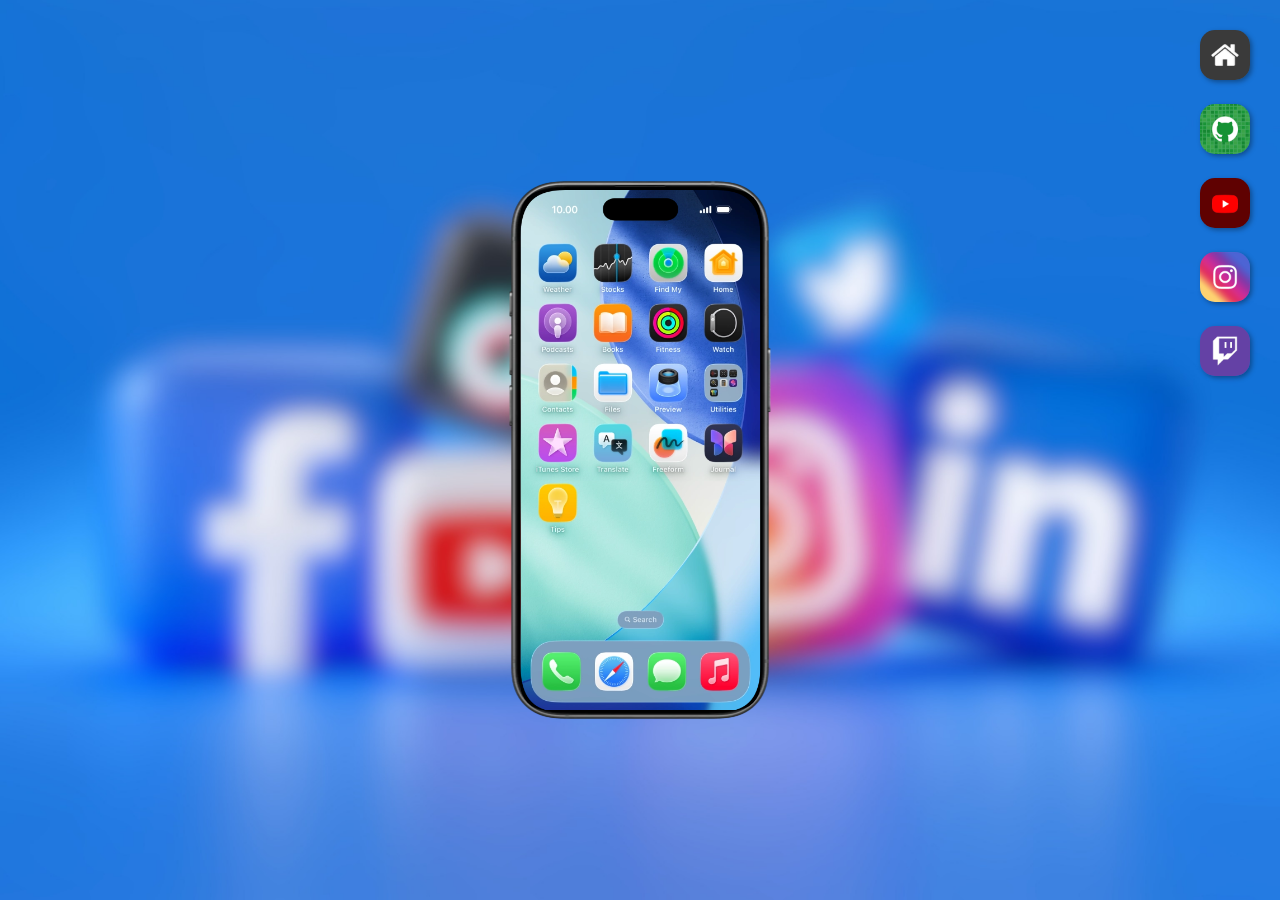
<file: index.html>
<!DOCTYPE html>
<html lang="pt-br">
<head>
    <meta charset="UTF-8">
    <meta name="viewport" content="width=device-width, initial-scale=1.0">
    <title>Projeto Redes Sociais</title>
    <link rel="shortcut icon" href="favicon.png" type="image/x-icon">
    <link rel="stylesheet" href="estilos/style.css">
</head>
<body>
    
    <main>
        <section id="celular">

            <iframe src="home.html" name="tela" id="tela"> Seu navegador não é compatível com isso.</iframe>

            <img id="mockup" src="imagens/celularpq.png" alt="Celular">

        </section>

        <section id="redes-sociais">

            <a href="home.html" target="tela"><img src="imagens/logo-home.jpg" alt="Home"></a><br>

            <a href="github.html" target="tela"><img src="imagens/logo-github.jpg" alt="GitHub"></a><br>

            <a href="youtube.html" target="tela"><img src="imagens/logo-youtube.jpg" alt="YouTube"></a><br>

            <a href="instagram.html" target="tela"><img src="imagens/logo-instagram.jpg" alt="Instagram"></a><br>
            <a href="twitch.html" target="tela"><img src="imagens/twitch-logo.png" alt="Twitch"></a><br>
                        

        </section>


    </main>
    
</body>
</html>
</file>
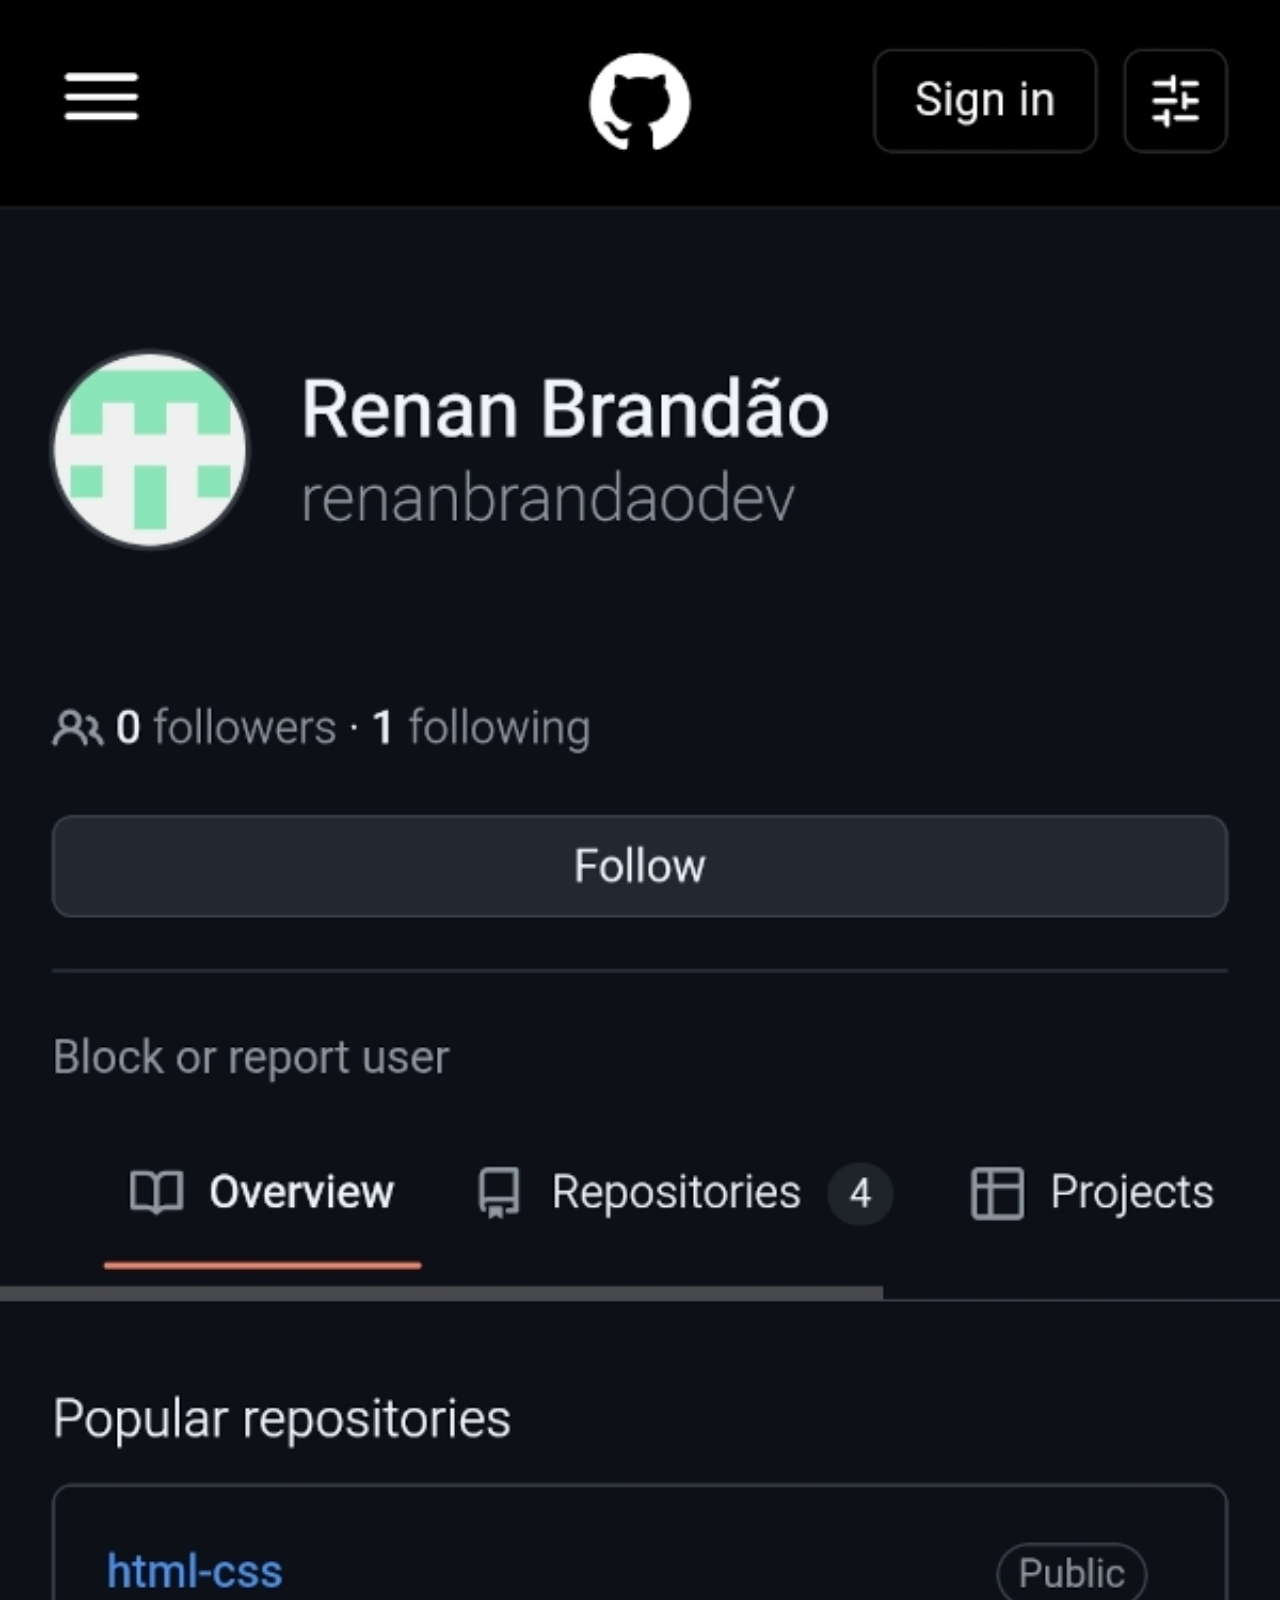
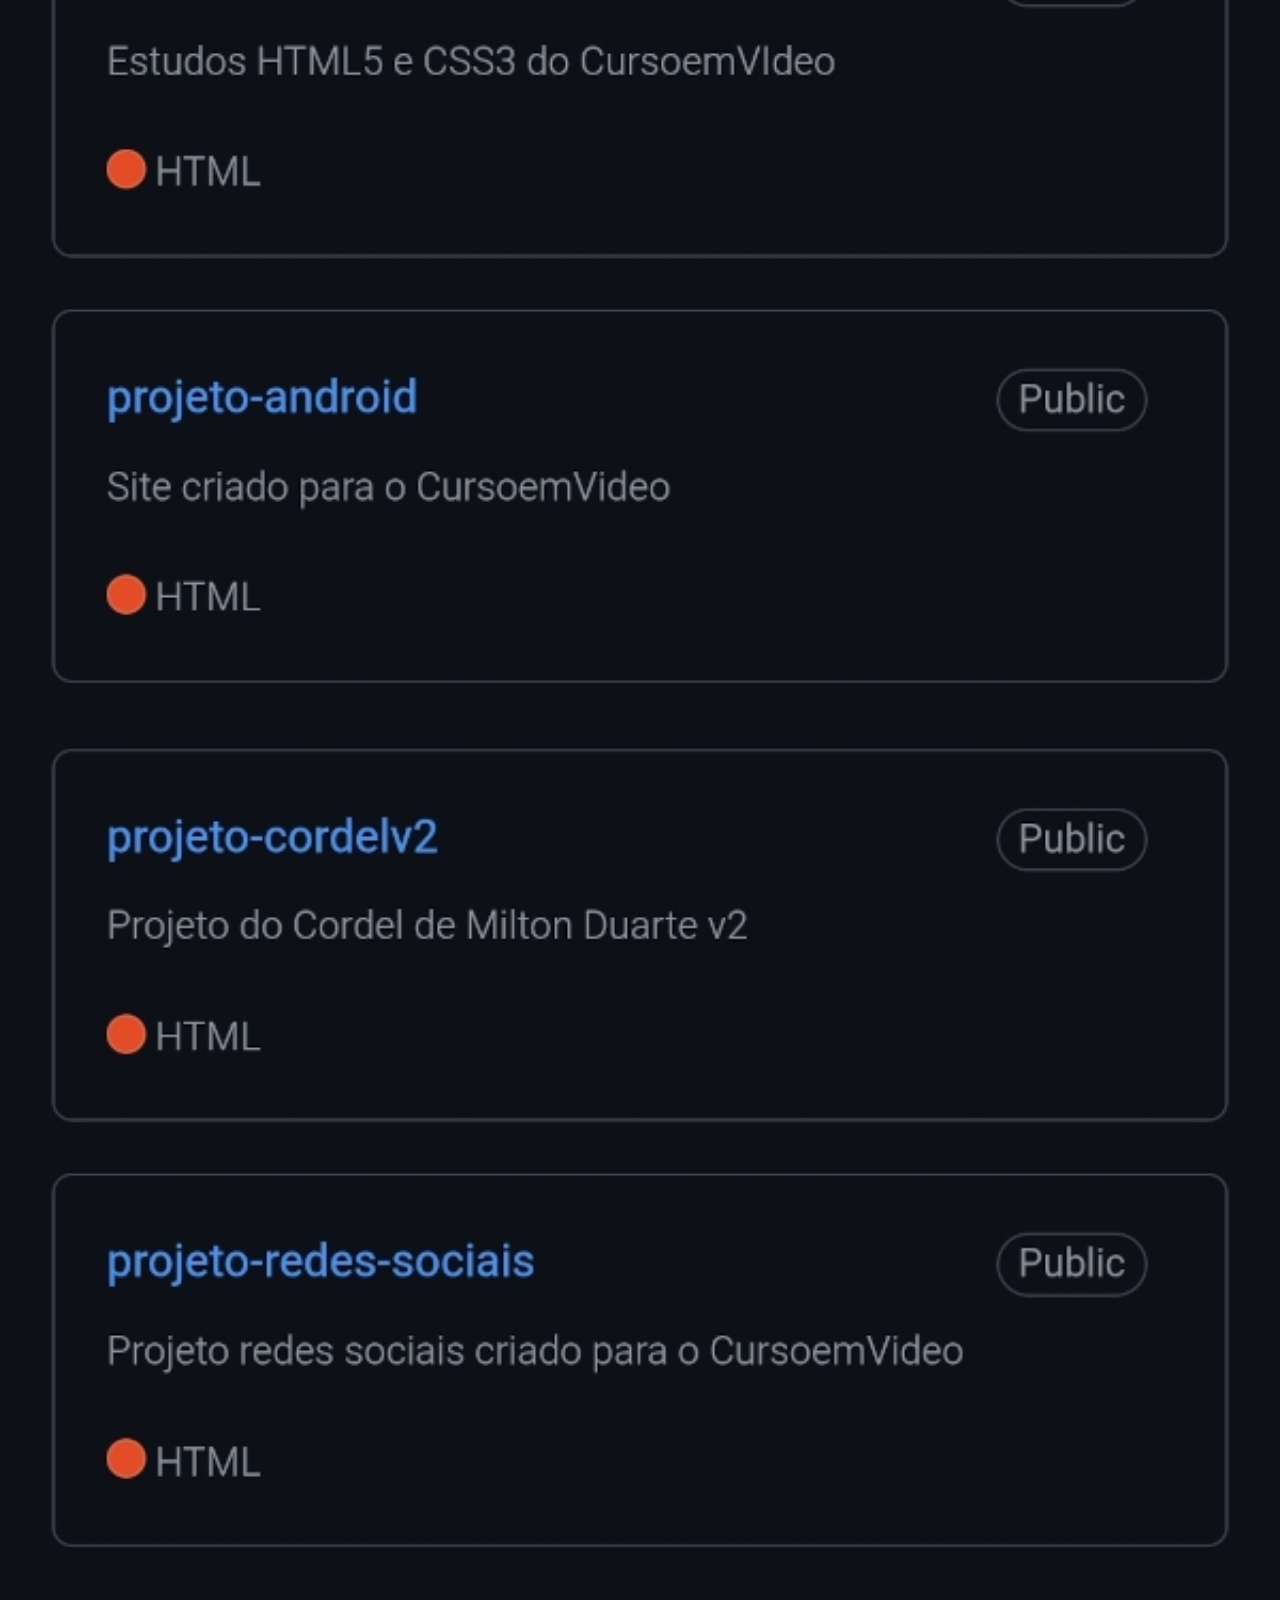
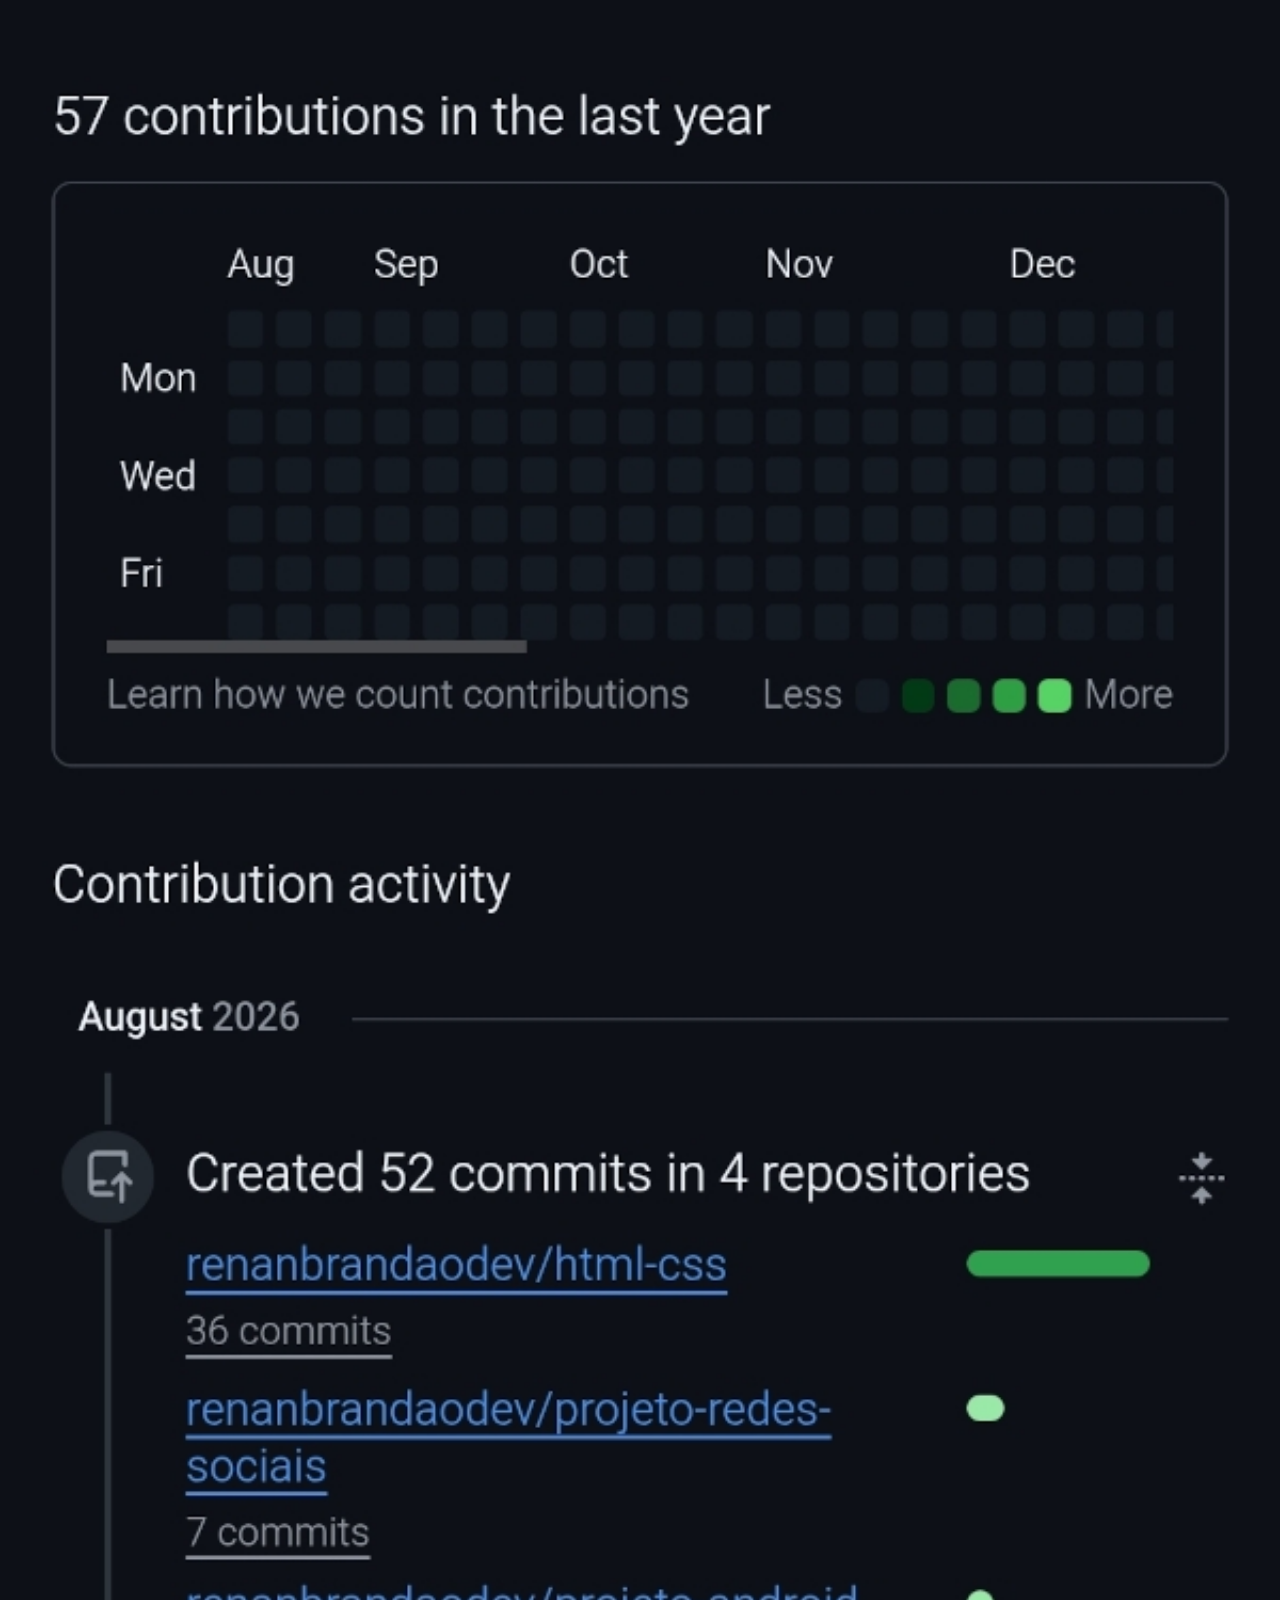
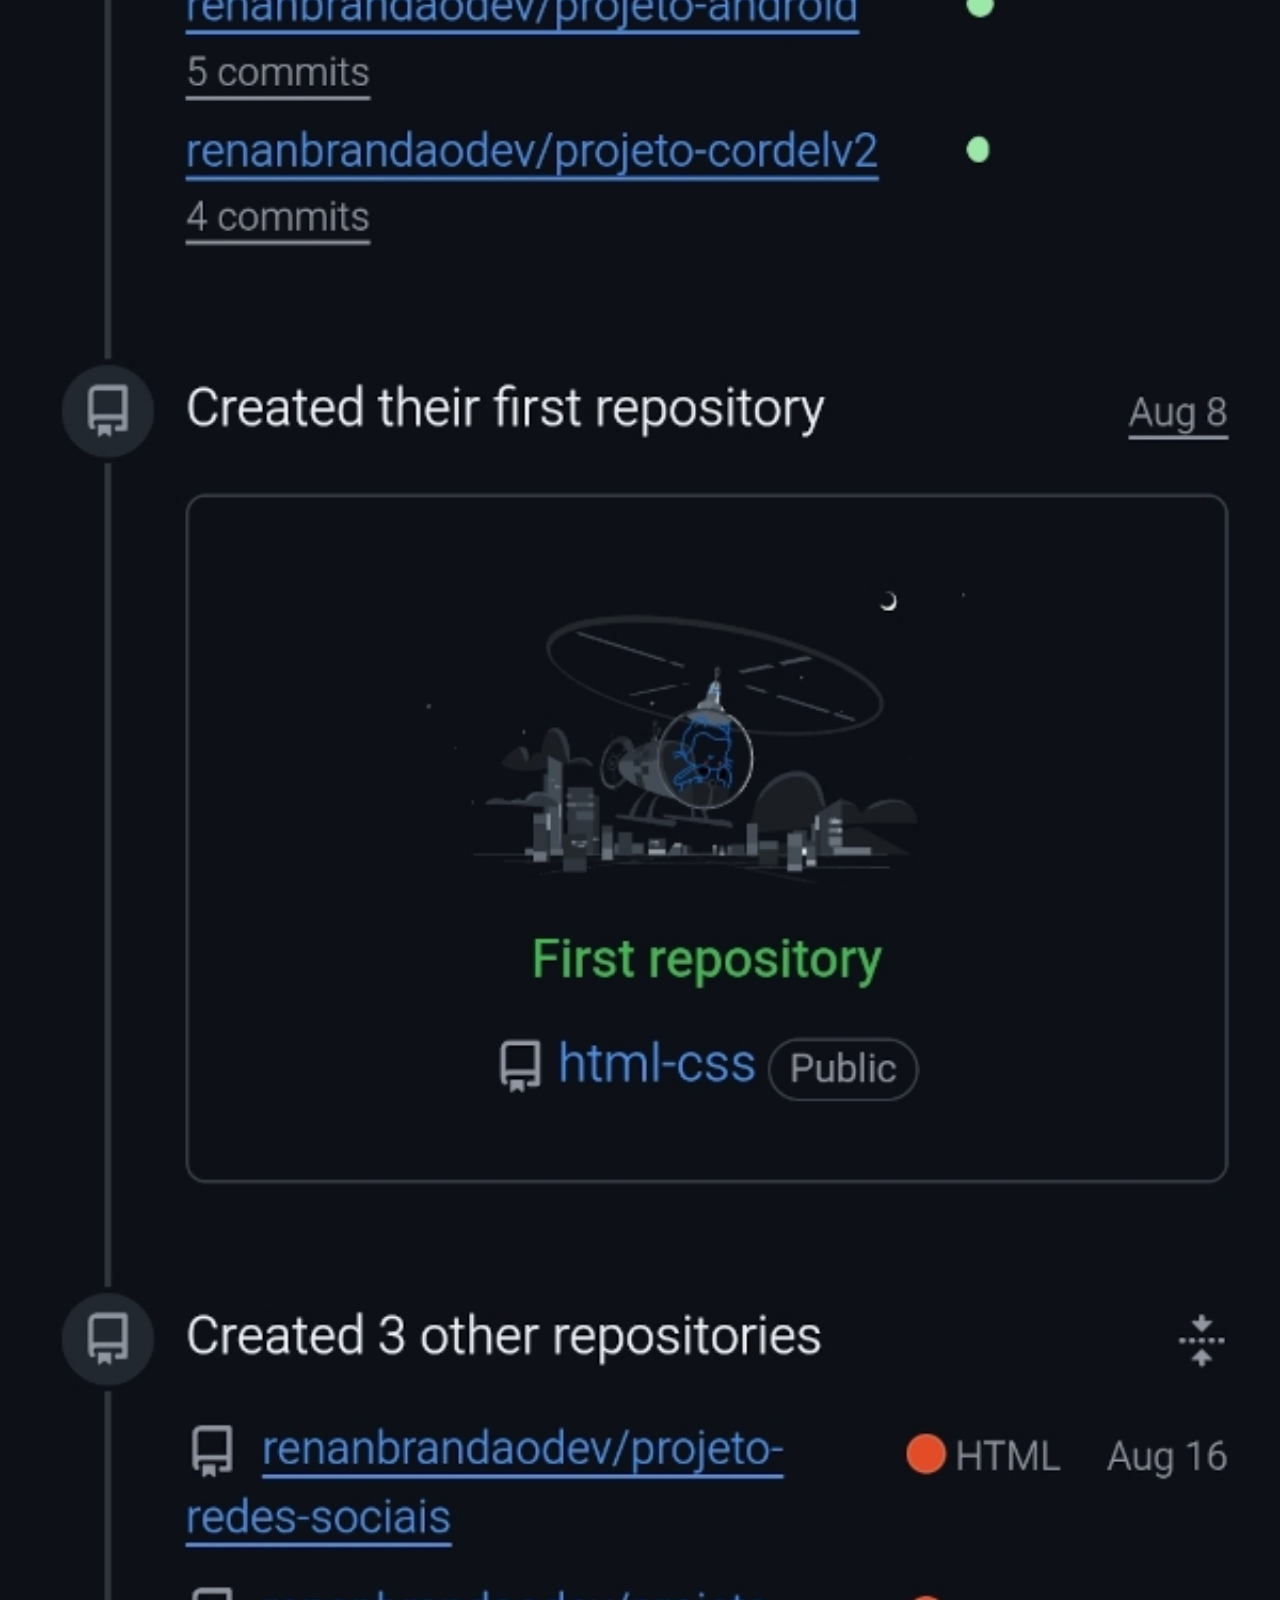
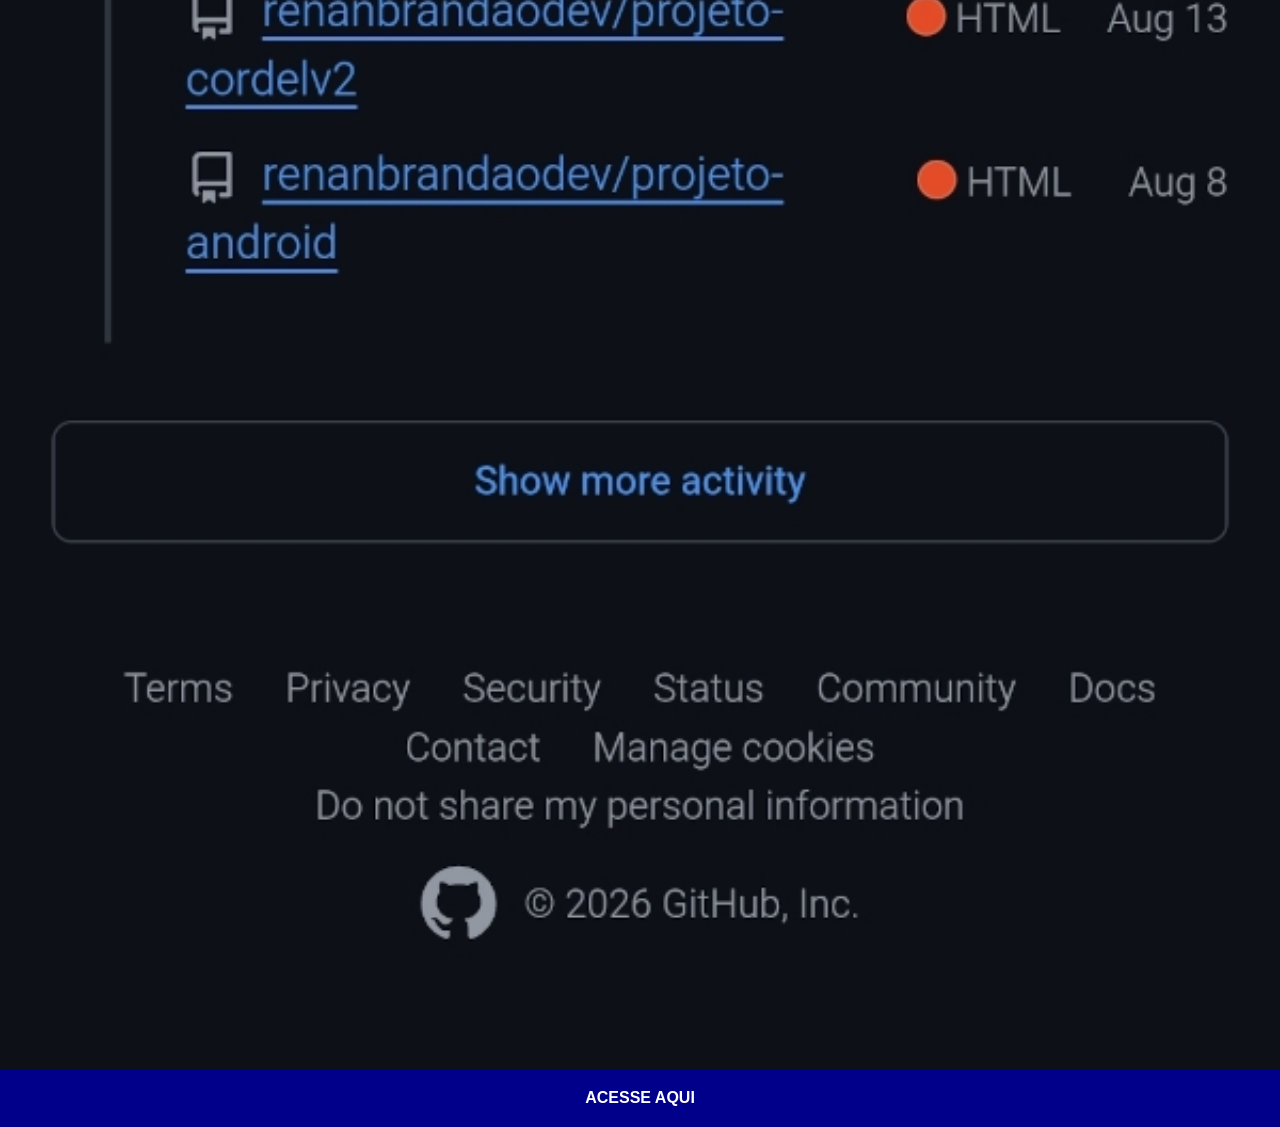
<file: github.html>
<!DOCTYPE html>
<html lang="pt-br">
<head>
    <meta charset="UTF-8">
    <meta name="viewport" content="width=device-width, initial-scale=1.0">
    <title>GitHub</title>
    <link rel="stylesheet" href="estilos/social.css">
    
</head>
<body>
    <img src="imagens/tela-github.jpg" alt="GitHub">

    <a href="https://github.com/renanbrandaodev" target="_blank">ACESSE AQUI</a>

    
</body>
</html>
</file>
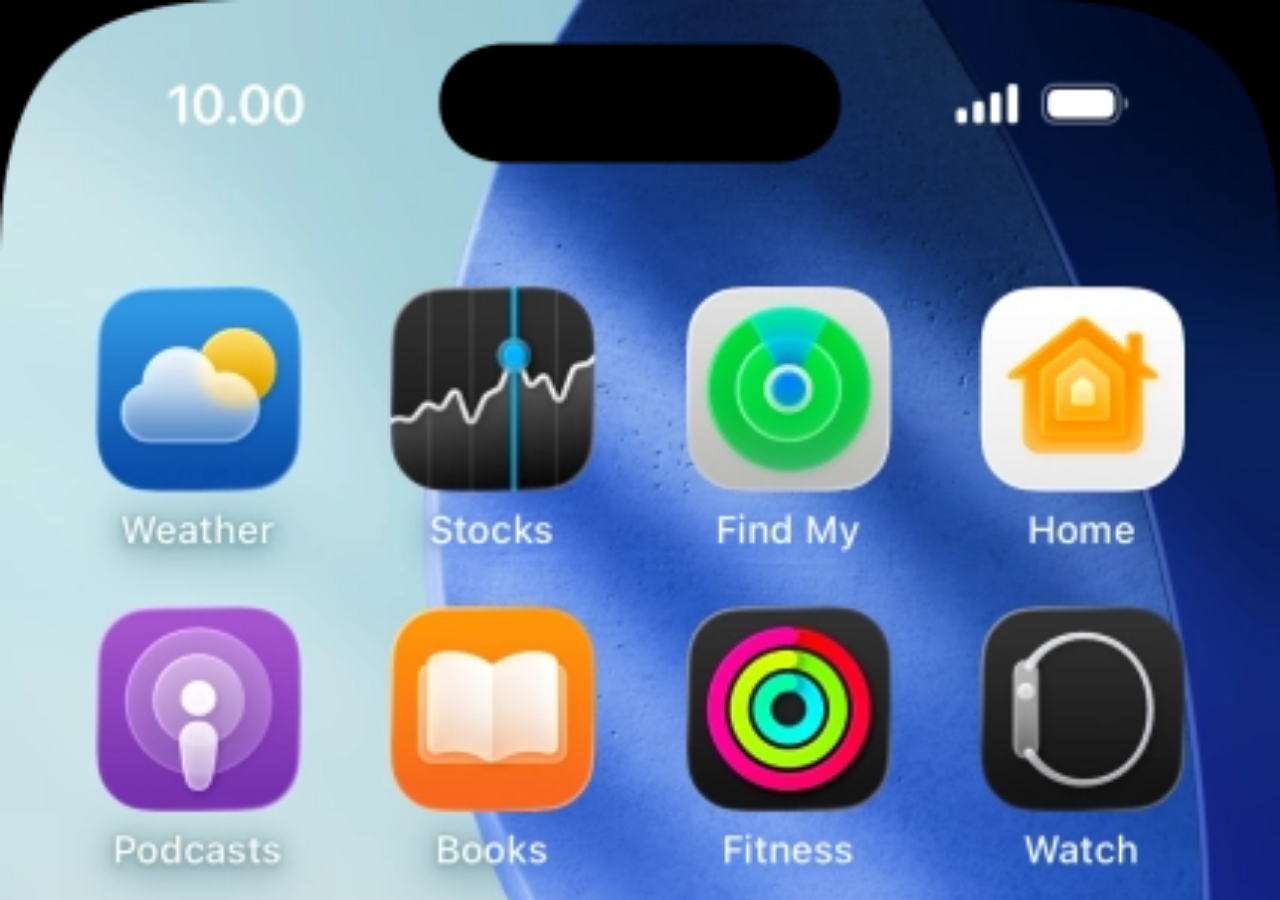
<file: home.html>
<!DOCTYPE html>
<html lang="pt-br">
<head>
    <meta charset="UTF-8">
    <meta name="viewport" content="width=device-width, initial-scale=1.0">
    <title>Home</title>
    <style>
        * {
            margin: 0px;
            padding: 0px;
        }

        body {
            height: 100vh;
            width: 100vw;
            background: black url(imagens/mockup.png) no-repeat top center;
            background-size: cover;
        
        }
    </style>
</head>
<body>
    
</body>
</html>
</file>
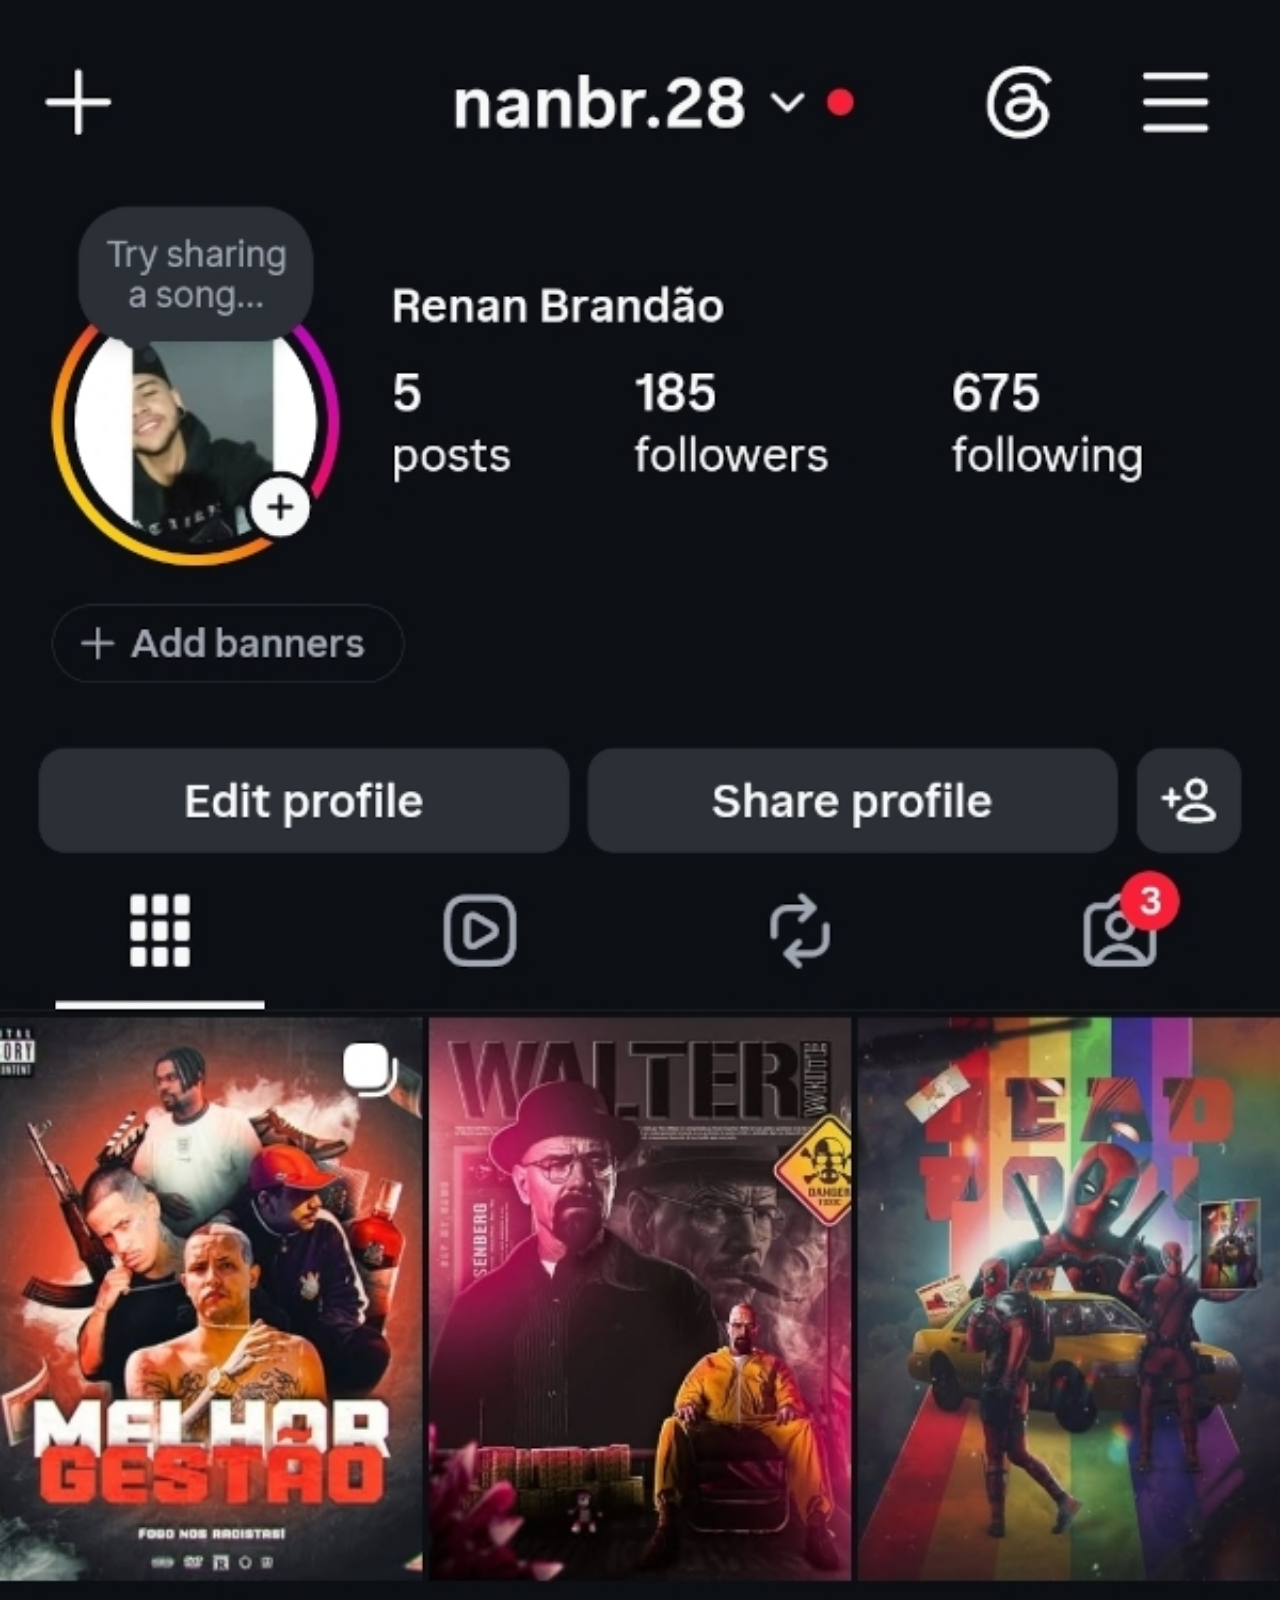
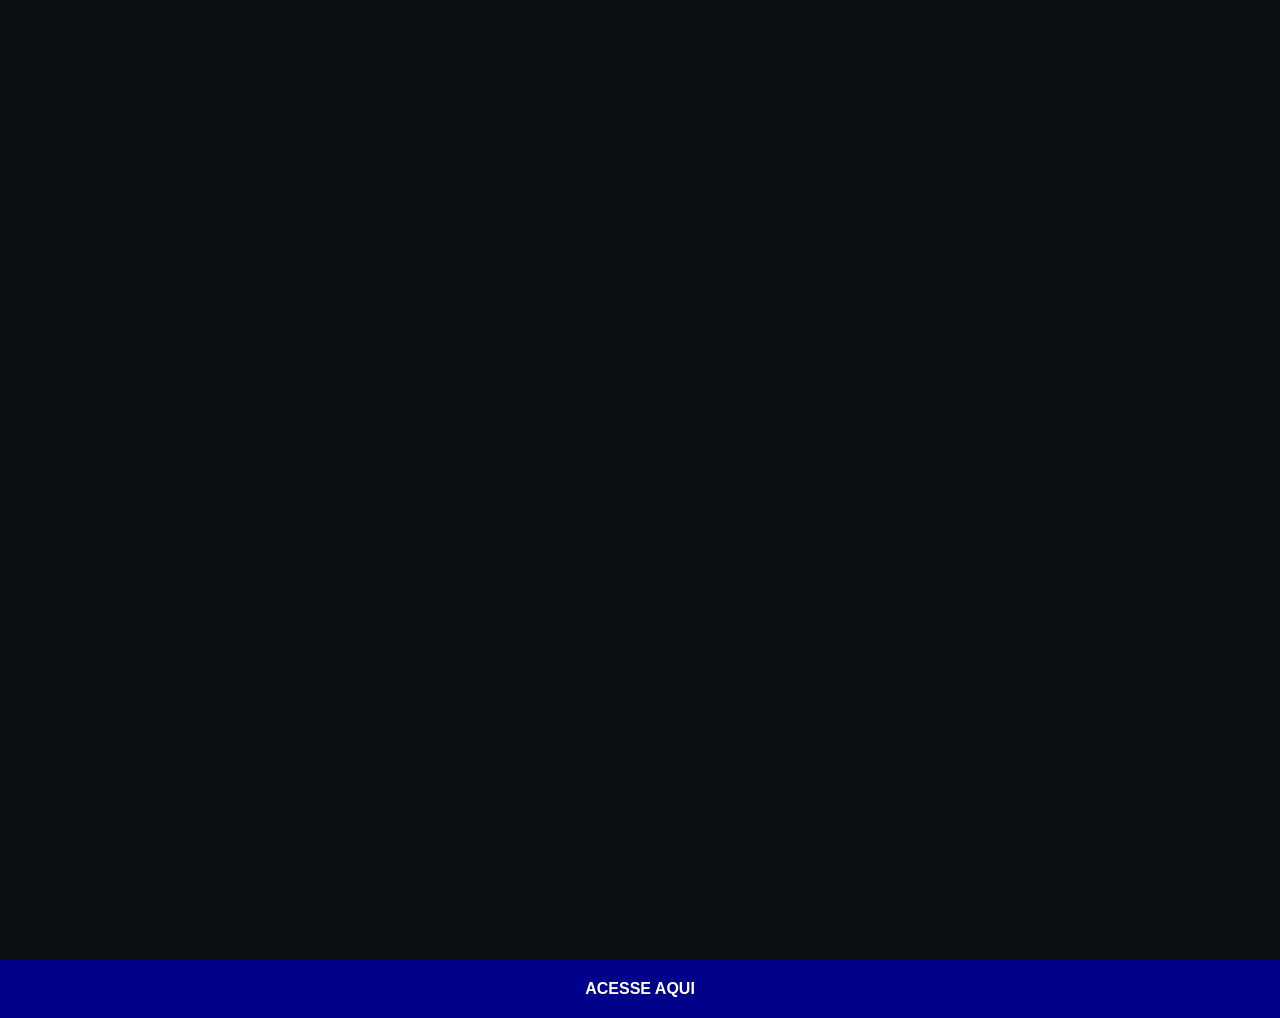
<file: instagram.html>
<!DOCTYPE html>
<html lang="pt-br">
<head>
    <meta charset="UTF-8">
    <meta name="viewport" content="width=device-width, initial-scale=1.0">
    <title>Instagram</title>
    <link rel="stylesheet" href="estilos/social.css">
</head>
<body>
    <img src="imagens/tela-instagram.jpg" alt="Instagram">
    <a href="https://www.instagram.com/nanbr.28" target="_blank">ACESSE AQUI</a>
    
</body>
</html>
</file>
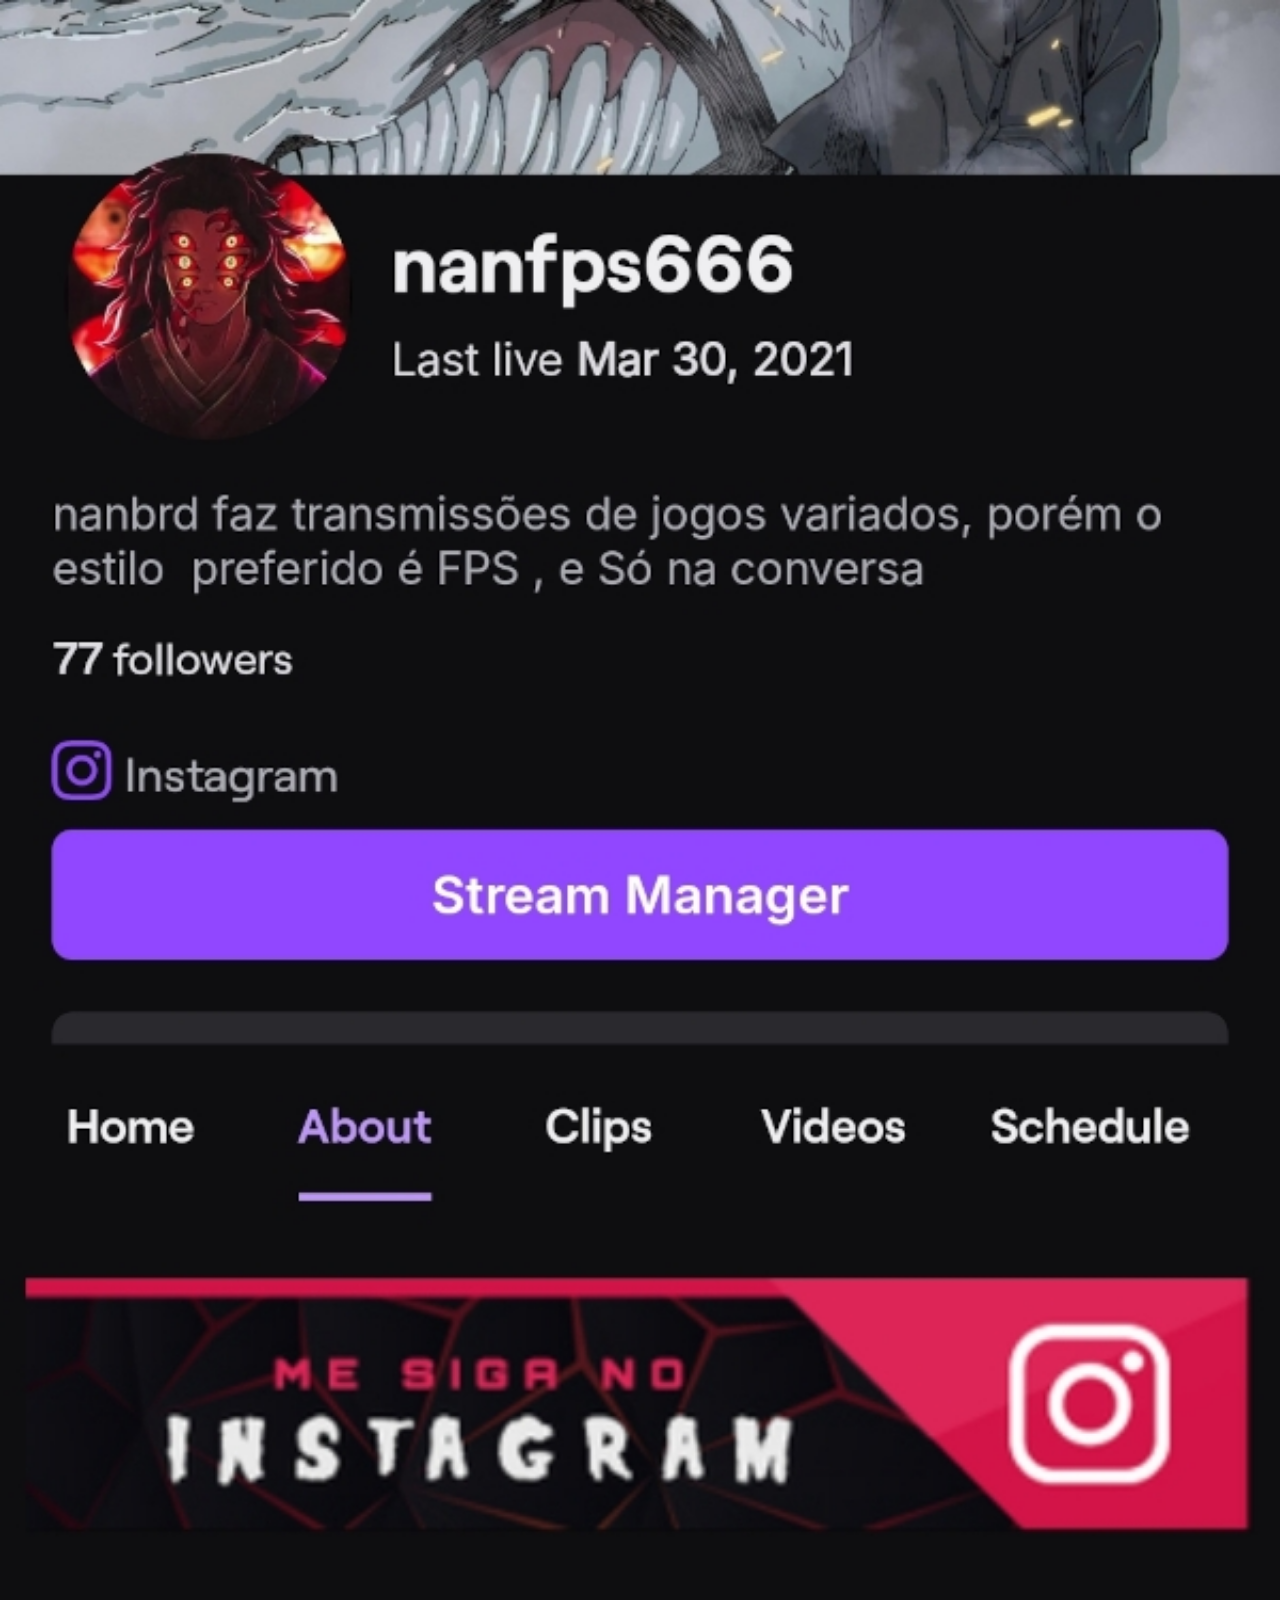
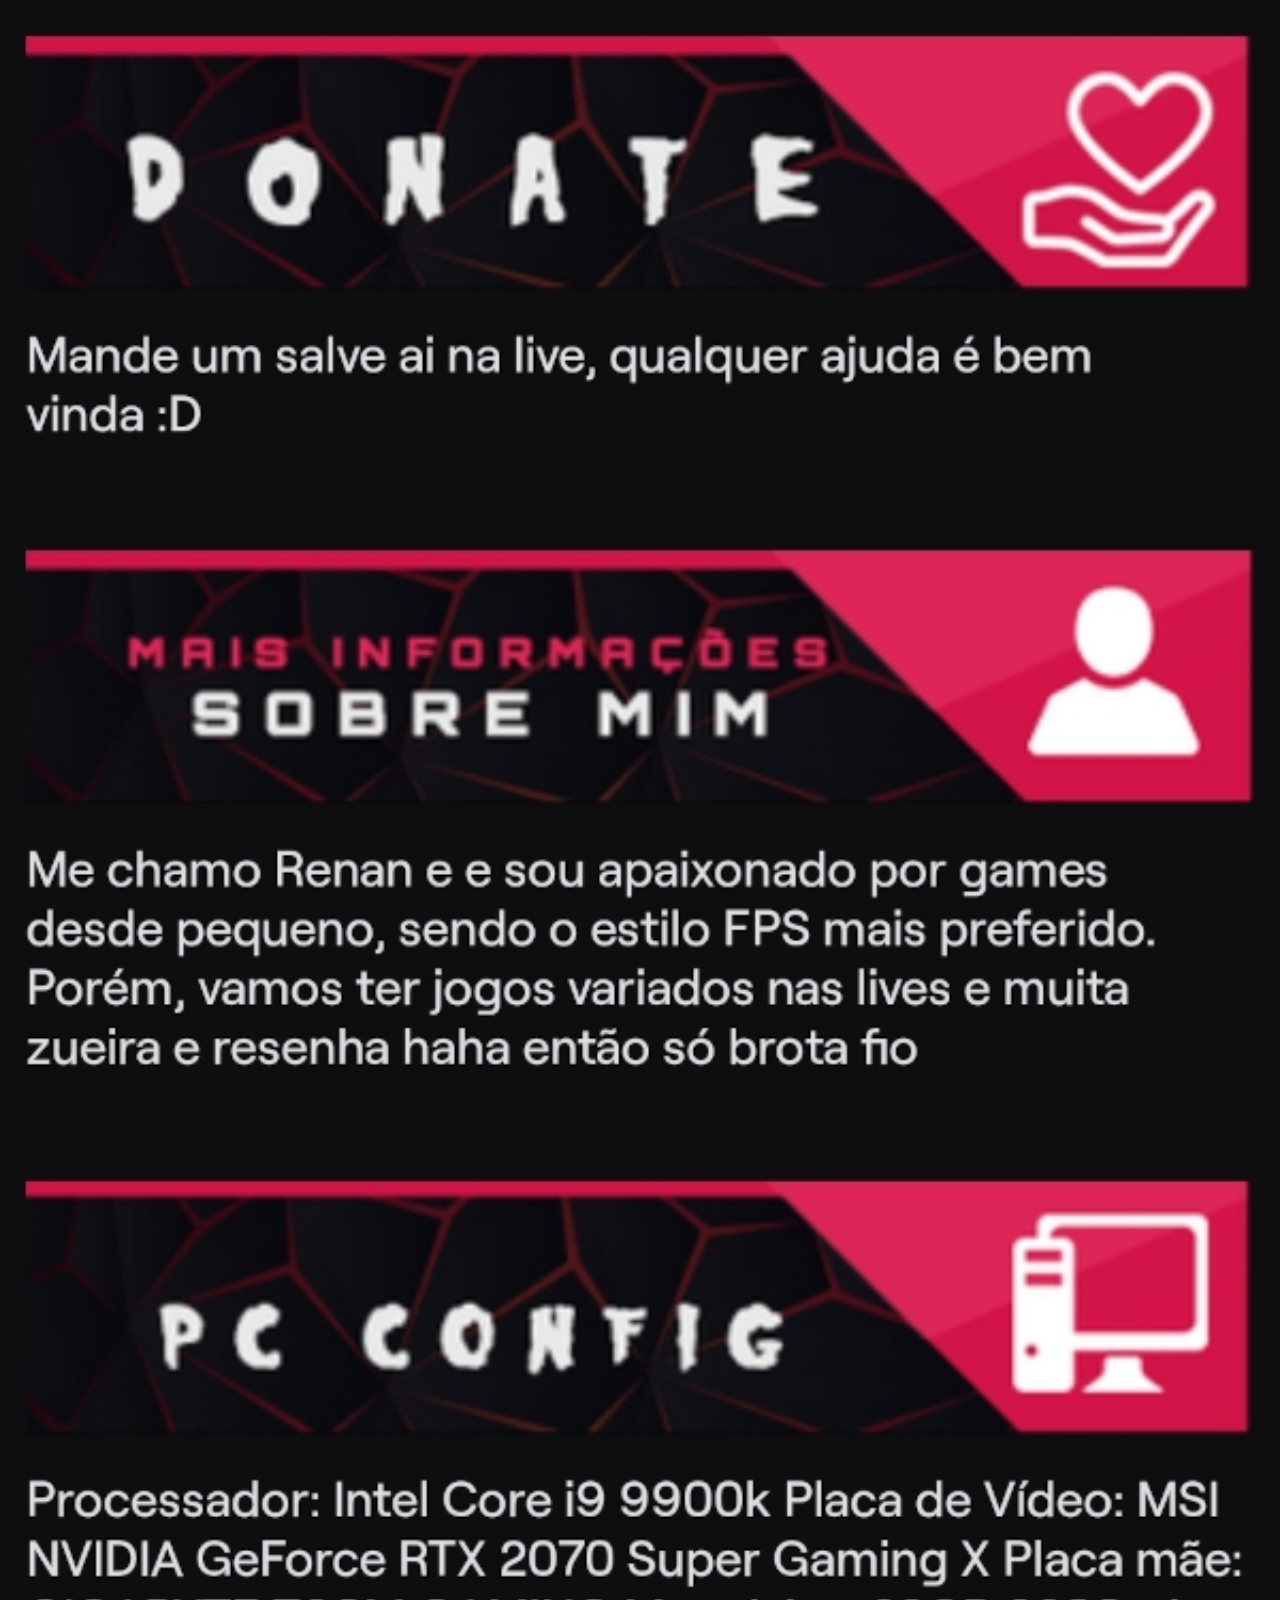
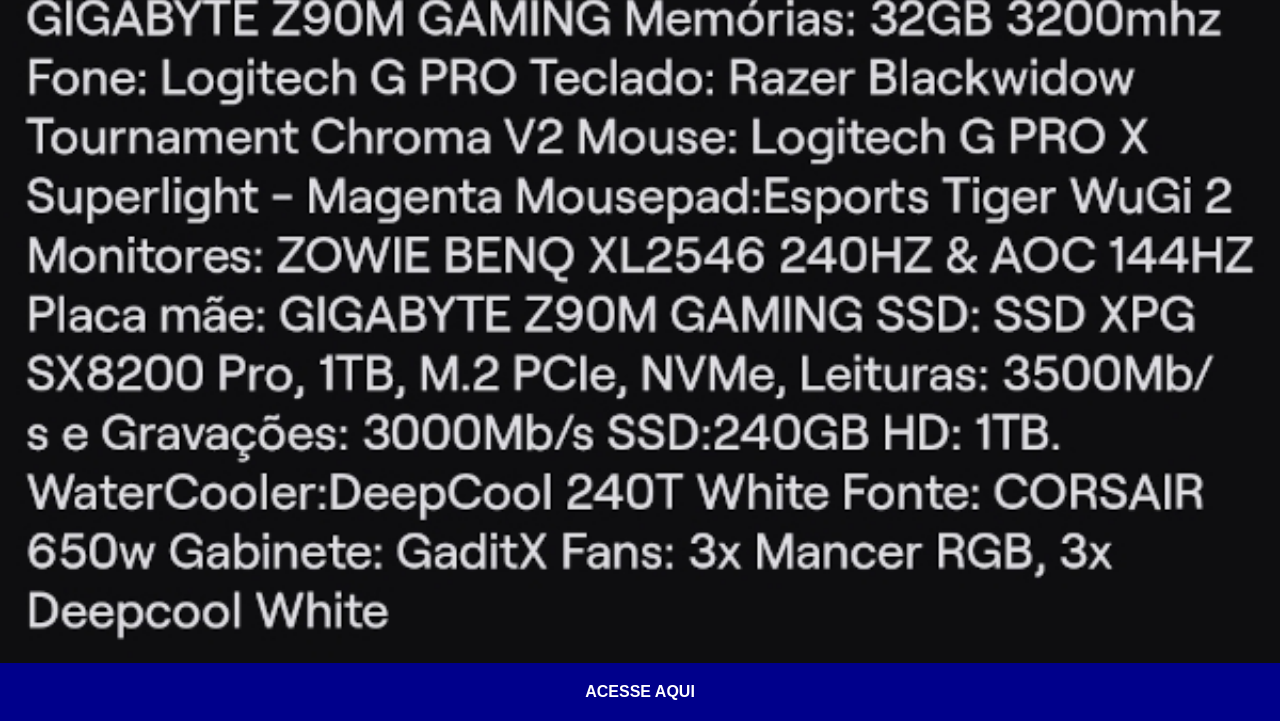
<file: twitch.html>
<!DOCTYPE html>
<html lang="pt-br">
<head>
    <meta charset="UTF-8">
    <meta name="viewport" content="width=device-width, initial-scale=1.0">
    <title>Twitch</title>
    <link rel="stylesheet" href="estilos/social.css">
</head>
<body>
    <img src="imagens/tela-twitch.jpg" alt="Twitch">
    <a href="https://www.twitch.tv/nanfps666" target="_blank">ACESSE AQUI</a>
    
</body>
</html>
</file>
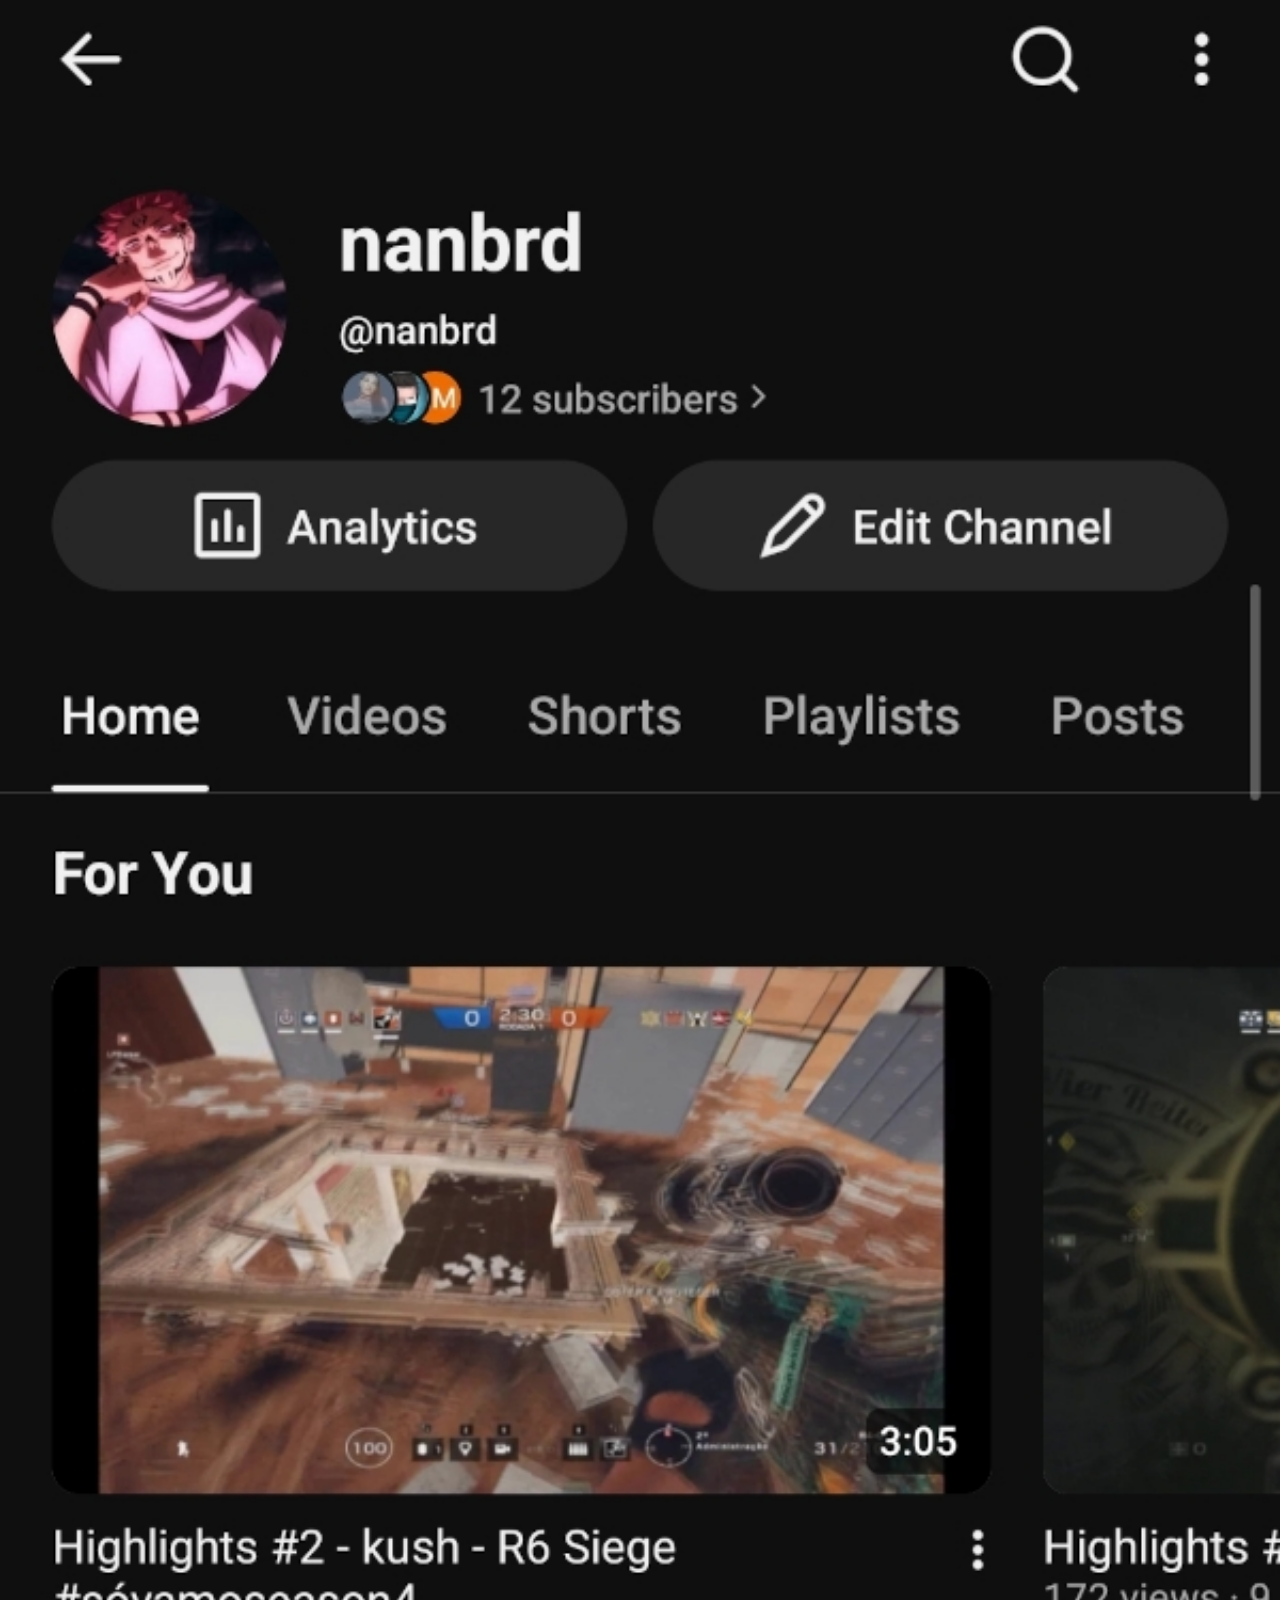
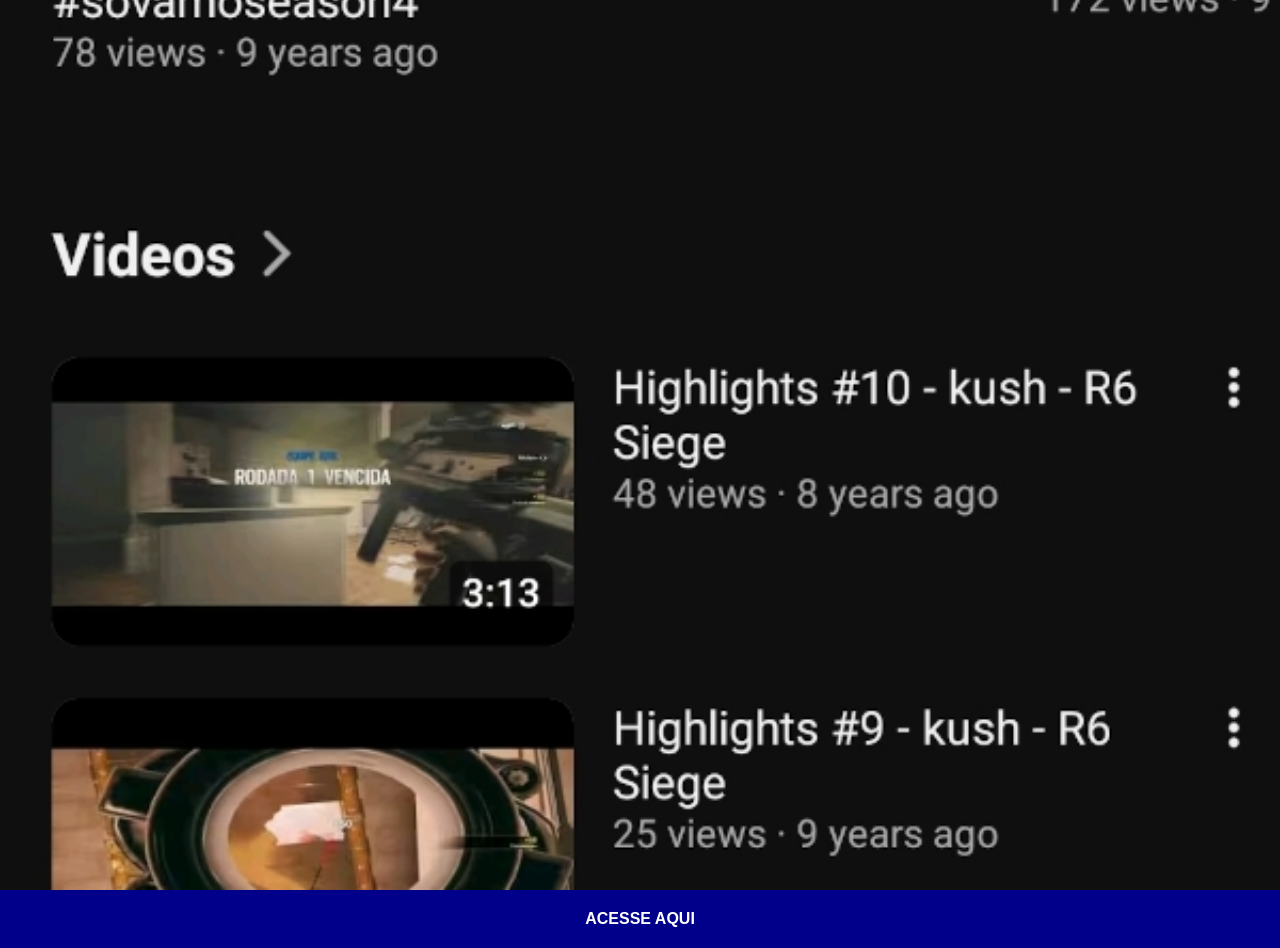
<file: youtube.html>
<!DOCTYPE html>
<html lang="pt-br">
<head>
    <meta charset="UTF-8">
    <meta name="viewport" content="width=device-width, initial-scale=1.0">
    <title>YouTube</title>
    <link rel="stylesheet" href="estilos/social.css">
</head>
<body>
    <img src="imagens/tela-youtube.jpg" alt="Youtube">
    <a href="https://www.youtube.com/@nanbrd" target="_blank">ACESSE AQUI</a>
    
</body>
</html>
</file>
<file: estilos/style.css>
@charset "UTF-8";

* {
    margin: 0px;
    padding: 0px;
    font-family: Arial, Helvetica, sans-serif;
}


html,body {
    text-align: center;
    height: 100vh;
    width: 100vw;
    background-color: black;
}

body {
    background: url('../imagens/fundo.jpg') no-repeat top center;
    background-size: cover;
    background-attachment: fixed;
    }

main {
    height: 100vh;
    position: relative;
    
}

section#celular {
    height: 650px;
    width: 299px;
    position: relative;
    top: 50%;
    left: 50%;
    transform: translate(-50%, -50%);
    background: url('../imagens/celularpq.png') no-repeat;
    z-index: 2;
    display: block;
}

iframe#tela {
    position: absolute;
    top: 65px;
    left: 30px;
    width: 240px;
    height: 520px;
    z-index: 1;
    border-radius: 25px;
    border: none;
    background-size: cover;
    
}

iframe#mockup {
    position: absolute;
    z-index: 2;
    pointer-events: none;
}

section#redes-sociais {
    position: fixed;
    top: 20px;
    right: 0;
    text-align: right;
    padding-right: 20px;
}

section#redes-sociais > a > img {
    width: 50px;
    margin: 10px;
    border-radius: 15px;
    box-shadow: 2px 2px 5px rgba(0, 0, 0, 0.350);
    box-sizing: border-box;
}

section#redes-sociais img:hover
{
    border: 2.5px solid rgba(255, 255, 255, 0.200);
    transform: translate(-2px, -2px);
    box-shadow: 5px 5px 10px rgba(0, 0, 0, 0.350);
    transition: transform 0.2s;
}
</file>
<file: estilos/social.css>
@charset "UTF-8";

 * {
            margin: 0;
            padding: 0;
        }

        ::-webkit-scrollbar {
            width: 0;
            height: 0;
        }

        img {
            width: 100vw;
            display: block;
        

        }

        a {
            font-family: Arial, Helvetica, sans-serif;
            font-weight: bolder;
            display: block;
            background-color:darkblue;
            padding: 20px;
            text-align: center;
            color: white;
            text-decoration: none;
            
            
            
        }

        a:hover {
            background-color: lightskyblue;
            color: darkblue;
            
        }
</file>
